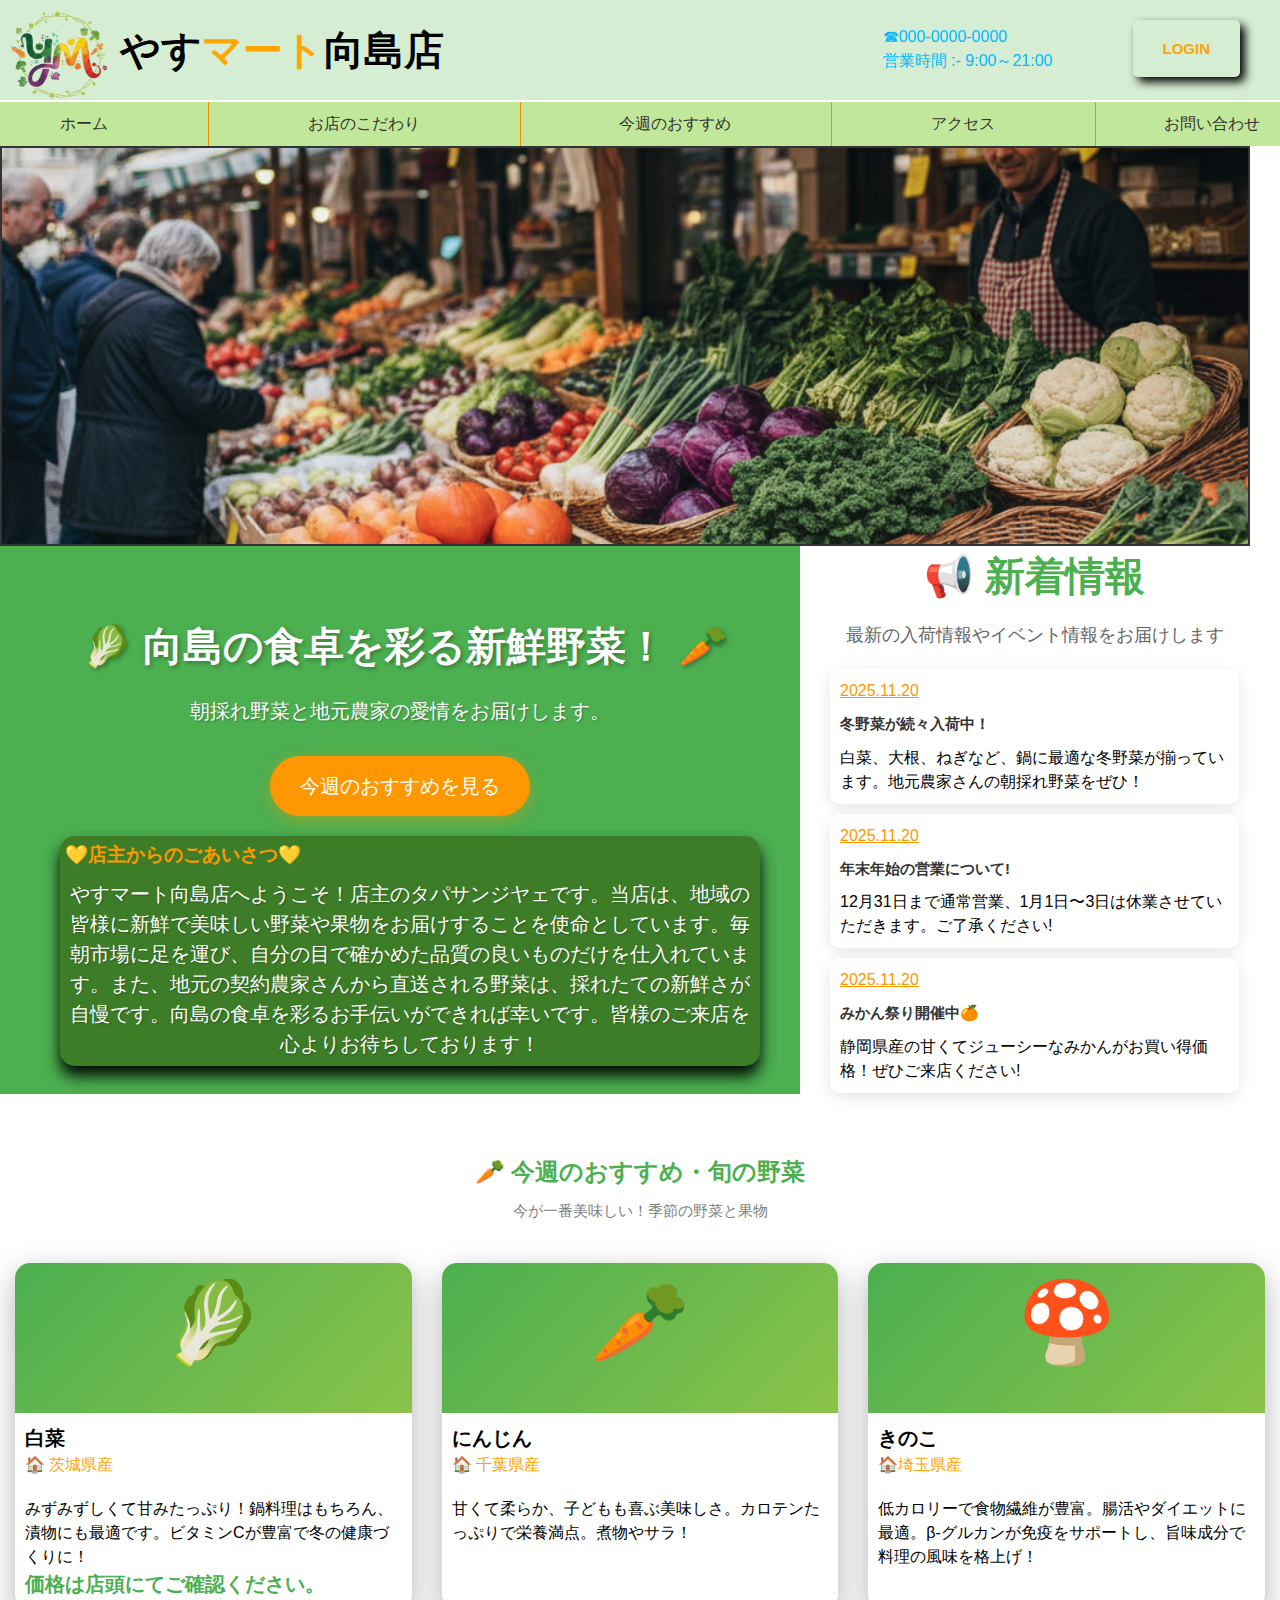
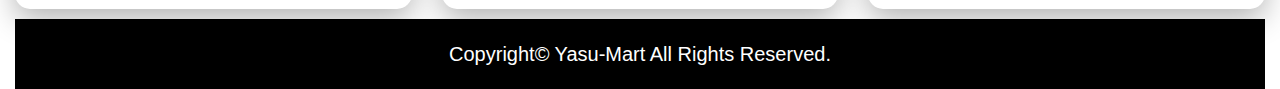
<file: index.html>
<!DOCTYPE html>
<html lang="ja">
<head>
    <meta charset="UTF-8">
    <link rel="stylesheet" href="style.css">
    <meta name="viewport" content="width=device-width, initial-scale=1.0">
    <title>やすマート向島店</title>
</head>

<body>
        <!-- ヘッダー -->
         <header>
                <div class="header-main">
                    <img src="logo/logo1.png" alt="LOGO" class="logo">
                    <h1>やす<span>マート</span>向島店</h1>
                </div>
                <div class="contact-login-group">
                    <p>
                        ☎000-0000-0000<br>
                        営業時間 :- 9:00～21:00 <br>
                    </p>
                    <button>LOGIN</button>
                </div>
                <nav class="main-nav">
                    <ul>
                        <li class="home1"><a href="index.html">ホーム</a></li>
                        <li class="specialized1"><a href="specialized.html">お店のこだわり</a></li>
                        <li class="Recommendation1"><a href="#weekly-recommendation">今週のおすすめ</a></li>
                        <li class="access1"><a href="access.html">アクセス</a></li>
                        <li><a href="contact.html">お問い合わせ</a></li>
                    </ul>
                </nav>
                
         </header>
         <!-- 携帯電話のためのヘッダ-->
<header>
    <div class="header-container">
        <img src="logo/logo1.png" alt="LOGO" class="logo">
        
        <h1>やす<span>マート</span>向島店</h1>
        
        <nav class="main-nav">
            <input type="checkbox" id="menu-btn-check">
            <label for="menu-btn-check" class="menu-btn"><span></span></label>
            <ul>
                <li><a href="index.html">ホーム</a></li>
                <li><a href="specialized.html">お店のこだわり</a></li>
                <li><a href="#weekly-recommendation">今週のおすすめ</a></li>
                <li><a href="access.html">アクセス</a></li>
                <li><a href="contact.html">お問い合わせ</a></li>
                <li class="mobile-contact">
                    <p>☎ 000-0000-0000</p>
                    <p>営業時間 :- 9:00～21:00</p>
                </li>
            </ul>
        </nav>
    </div>
</header>





         <section>
            <div class="slider-container">
                <div class="slider">
                    <img src="image/image1.png" alt="写真1">
                    <img src="image/image2.png" alt="写真2">
                    <img src="image/image3.png" alt="写真3">
                    <img src="image/image4.png" alt="写真4">
                </div>
            </div>
         </section>
   
    <!-- ヒーローセクション -->
    <aside> 
        <article class="hero">
             <h1>🥬 向島の食卓を彩る新鮮野菜！ 🥕</h1>
             <p>朝採れ野菜と地元農家の愛情をお届けします。</p>
             <a href="#weekly-recommendation" class="cta-button">今週のおすすめを見る</a>

             <div class="greeting-box">
                <h3 class="greeting-title">💛店主からのごあいさつ💛</h3>
                <p class="greeting-statement">やすマート向島店へようこそ！店主のタパサンジヤェです。当店は、地域の皆様に新鮮で美味しい野菜や果物をお届けすることを使命としています。毎朝市場に足を運び、自分の目で確かめた品質の良いものだけを仕入れています。また、地元の契約農家さんから直送される野菜は、採れたての新鮮さが自慢です。向島の食卓を彩るお手伝いができれば幸いです。皆様のご来店を心よりお待ちしております！</p>  
            </div>
        </article>
        <!-- news -->
        <section class="news">
            <h2>📢 新着情報</h2>
            <p class="section-subtitle">最新の入荷情報やイベント情報をお届けします</p>
                <div class="news-grid">
                    <div class="news-card">
                        <div class="news-date">2025.11.20</div>
                        <div class="news-title">冬野菜が続々入荷中！</div>
                        <p>白菜、大根、ねぎなど、鍋に最適な冬野菜が揃っています。地元農家さんの朝採れ野菜をぜひ！</p>
                    </div>
                    <div class="news-card">
                        <div class="news-date">2025.11.20</div>
                        <div class="news-title">年末年始の営業について!</div>
                        <p>12月31日まで通常営業、1月1日〜3日は休業させていただきます。ご了承ください!</p>
                    </div>
                    <div class="news-card">
                        <div class="news-date">2025.11.20</div>
                        <div class="news-title">みかん祭り開催中🍊</div>
                        <p>静岡県産の甘くてジューシーなみかんがお買い得価格！ぜひご来店ください!</p>
                    </div>
                </div>
        </section>
    </aside>
    <div class="container" id="weekly-recommendation">
            <h2>🥕 今週のおすすめ・旬の野菜</h2>
            <p class="subtitle">今が一番美味しい！季節の野菜と果物</p>
            <div class="product-grid"> 
                <div class="product-card">
                    <div class="product-image">🥬</div>
                    <div class="product-info">
                        <div class="product-name">白菜</div>
                        <div class="product-origin">🏠 茨城県産</div>
                        <p class="product-description">みずみずしくて甘みたっぷり！鍋料理はもちろん、漬物にも最適です。ビタミンCが豊富で冬の健康づくりに！</p>
                        <div class="product-price">価格は店頭にてご確認ください。</div>
                    </div>
            </div>


               <div class="product-card">
                    <div class="product-image">🥕</div>
                    <div class="product-info">
                        <div class="product-name">にんじん</div>
                        <div class="product-origin">🏠 千葉県産</div>
                        <p class="product-description">甘くて柔らか、子どもも喜ぶ美味しさ。カロテンたっぷりで栄養満点。煮物やサラ！</p>

                    </div>
                </div>


                <div class="product-card">
                    <div class="product-image">🍄</div>
                    <div class="product-info">
                        <div class="product-name">きのこ</div>
                        <div class="product-origin">🏠埼玉県産</div>
                        <p class="product-description">低カロリーで食物繊維が豊富。腸活やダイエットに最適。β-グルカンが免疫をサポートし、旨味成分で料理の風味を格上げ！</p>
                    </div>
                </div>
    </div>
    <footer>
        <p>Copyright© Yasu-Mart All Rights Reserved.</p>
    </footer>
</body>
</html>
</file>
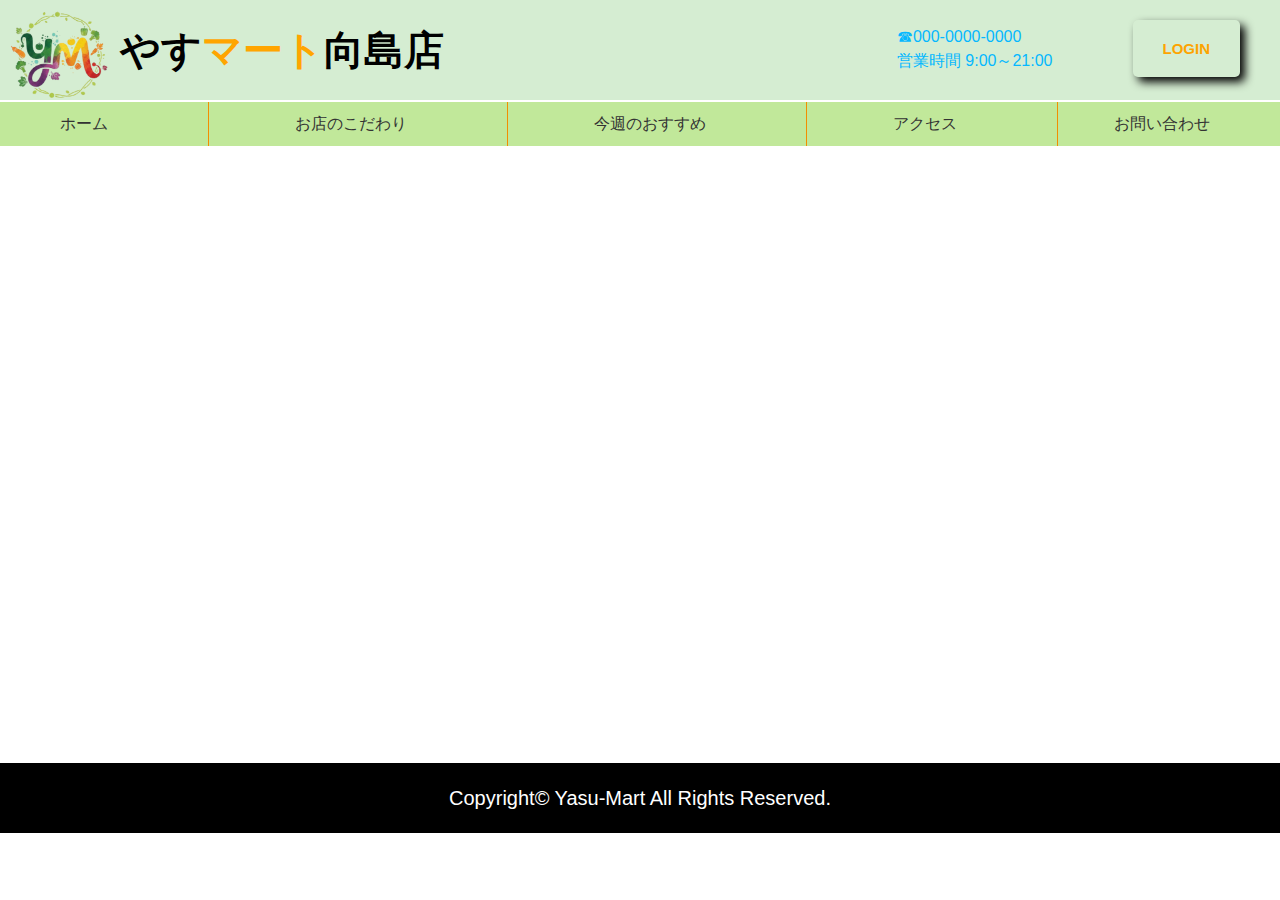
<file: access.html>
<!DOCTYPE html>
<html lang="ja">
<head>
    <meta charset="UTF-8">
    <link rel="stylesheet" href="style.css">
    <meta name="viewport" content="width=device-width, initial-scale=1.0">
    <title>やすマート向島店</title>
</head>

<body>
        <!-- ヘッダー -->
         <header>
                <div class="header-main">
                    <img src="logo/logo1.png" alt="LOGO" class="logo">
                    <h1>やす<span>マート</span>向島店</h1>
                </div>
                <div class="contact-login-group">
                    <p>
                        ☎000-0000-0000<br>
                        営業時間 9:00～21:00 <br>
                    </p>
                    <button>LOGIN</button>
                </div>
                <nav class="main-nav">
                    <ul>
                        <li class="home1"><a href="index.html">ホーム</a></li>
                        <li class="specialized1"><a href="specialized.html">お店のこだわり</a></li>
                        <li class="Recommendation1" id><a href="index.html#weekly-recommendation">今週のおすすめ</a></li>
                        <li class="access1"><a href="access.html">アクセス</a></li>
                        <li class="contact-form1"><a href="contact.html">お問い合わせ</a></li>
                    </ul>
                </nav>
         </header>


         
         <!-- 携帯電話のためのヘッダ-->
<header>
    <div class="header-container">
        <img src="logo/logo1.png" alt="LOGO" class="logo">
        
        <h1>やす<span>マート</span>向島店</h1>
        
        <nav class="main-nav">
            <input type="checkbox" id="menu-btn-check">
            <label for="menu-btn-check" class="menu-btn"><span></span></label>
            <ul>
                <li><a href="index.html">ホーム</a></li>
                <li><a href="specialized.html">お店のこだわり</a></li>
                <li><a href="#weekly-recommendation">今週のおすすめ</a></li>
                <li><a href="access.html">アクセス</a></li>
                <li><a href="contact.html">お問い合わせ</a></li>
                <li class="mobile-contact">
                    <p>☎ 000-0000-0000</p>
                    <p>営業時間 9:00～21:00</p>
                </li>
            </ul>
        </nav>
    </div>
</header>



         <section>
            <iframe 
                src="https://www.google.com/maps/embed?pb=!1m18!1m12!1m3!1d3239.3392963033434!2d139.8107704746213!3d35.71787317257541!2m3!1f0!2f0!3f0!3m2!1i1024!2i768!4f13.1!3m3!1m2!1s0x60188fbdf8a374ab%3A0xfec8cd3781513a0e!2z44KE44GZ44Oe44O844OIKFlhc3VNYXJ0KSDlkJHls7blupc!5e0!3m2!1sen!2sjp!4v1765890922855!5m2!1sen!2sjp" 
                width="100%" 
                height="600"
                style="border:0;" 
                allowfullscreen="" 
                loading="lazy"
                referrerpolicy="no-referrer-when-downgrade">
            </iframe>
         </section>    
    <footer>
        <p>Copyright© Yasu-Mart All Rights Reserved.</p>
    </footer>
</body>
</html>
</file>
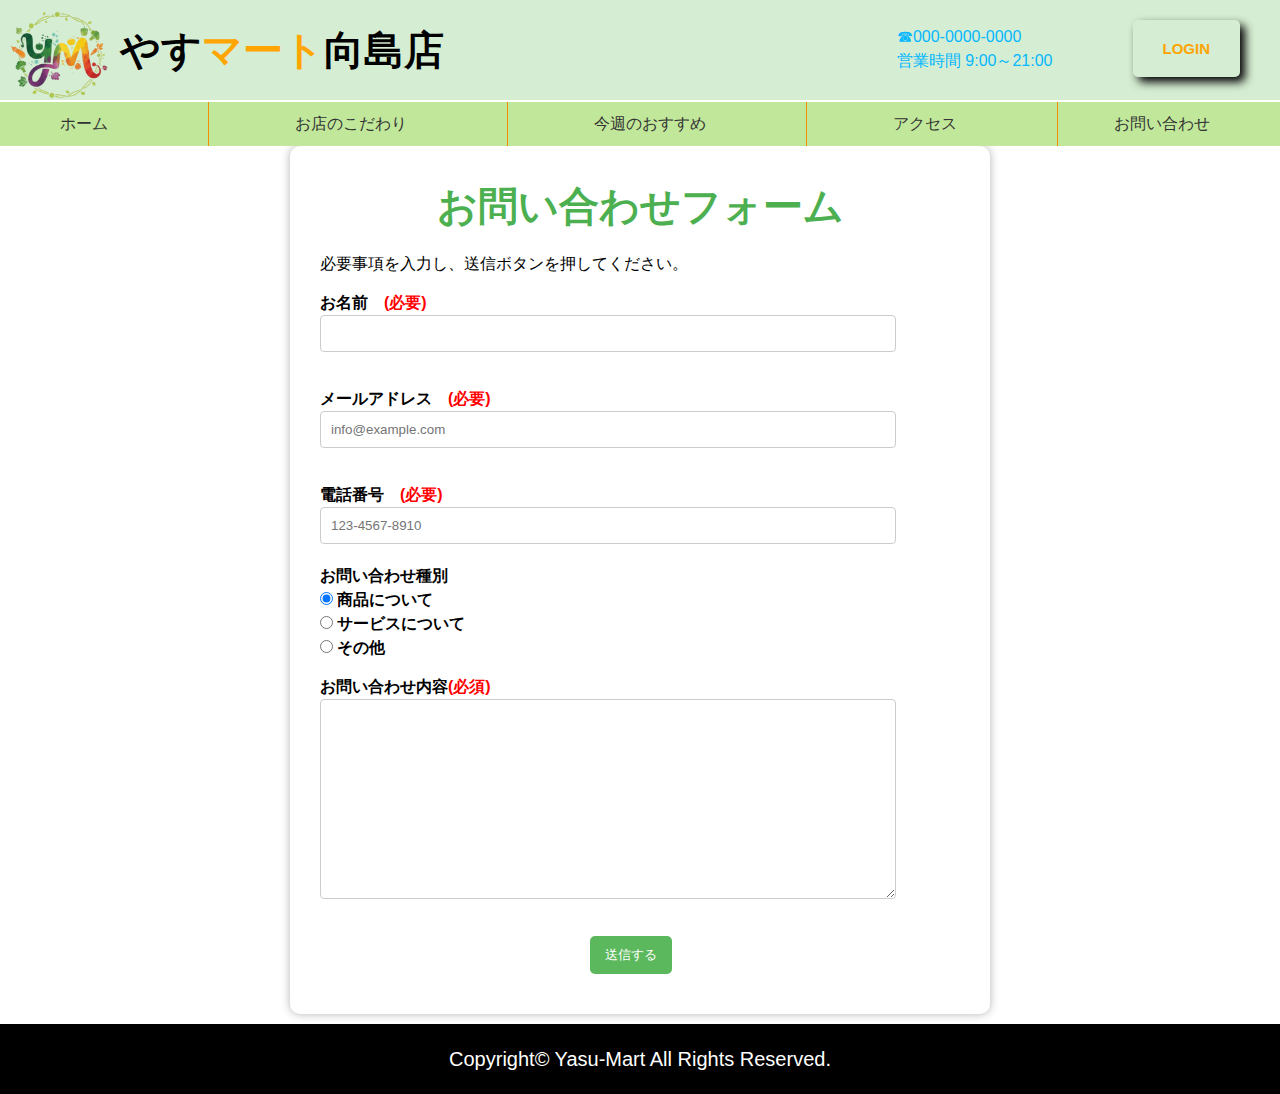
<file: contact.html>
<!DOCTYPE html>
<html lang="ja">
<head>
    <meta charset="UTF-8">
    <link rel="stylesheet" href="style.css">
    <meta name="viewport" content="width=device-width, initial-scale=1.0">
    <title>やすマート向島店</title>
</head>

<body>
        <!-- ヘッダー -->
         <header>
                <div class="header-main">
                    <img src="logo/logo1.png" alt="LOGO" class="logo">
                    <h1>やす<span>マート</span>向島店</h1>
                </div>
                <div class="contact-login-group">
                    <p>
                        ☎000-0000-0000<br>
                        営業時間 9:00～21:00 <br>
                    </p>
                    <button>LOGIN</button>
                </div>
                <nav class="main-nav">
                    <ul>
                        <li class="home1"><a href="index.html">ホーム</a></li>
                        <li class="specialized1"><a href="specialized.html">お店のこだわり</a></li>
                        <li class="Recommendation1" id><a href="index.html#weekly-recommendation">今週のおすすめ</a></li>
                        <li class="access1"><a href="access.html">アクセス</a></li>
                        <li class="contact-form1"><a href="contact.html">お問い合わせ</a></li>
                    </ul>
                </nav>
         </header>

         
         <!-- 携帯電話のためのヘッダ-->
<header>
    <div class="header-container">
        <img src="logo/logo1.png" alt="LOGO" class="logo">
        
        <h1>やす<span>マート</span>向島店</h1>
        
        <nav class="main-nav">
            <input type="checkbox" id="menu-btn-check">
            <label for="menu-btn-check" class="menu-btn"><span></span></label>
            <ul>
                <li><a href="index.html">ホーム</a></li>
                <li><a href="specialized.html">お店のこだわり</a></li>
                <li><a href="#weekly-recommendation">今週のおすすめ</a></li>
                <li><a href="access.html">アクセス</a></li>
                <li><a href="contact.html">お問い合わせ</a></li>
                <li class="mobile-contact">
                    <p>☎ 000-0000-0000</p>
                    <p>営業時間 9:00～21:00</p>
                </li>
            </ul>
        </nav>
    </div>
</header>







         <section class="contact-form">
            <h2>お問い合わせフォーム</h2>
            <p>必要事項を入力し、送信ボタンを押してください。</p>

            <form action="submit-contact" method="post">
                <div class="form-group">
                    <label for="name">お名前　<span style="color: red;">(必要)</span></label><br>
                    <input type="text" id="name"  name="name" required>
                </div>

                <div class="form-group">
                    <label for="name">メールアドレス　<span style="color: red;">(必要)</span></label><br>
                    <input type="mail" id="mail"  name="mail" required placeholder="info@example.com">
                </div>

                <div class="form-group">
                    <label for="name">電話番号　<span style="color: red;">(必要)</span></label><br>
                    <input type="text" id="contact-number"  name="contact-number" required placeholder="123-4567-8910">
                </div>
                <div>
                    <label for="text">お問い合わせ種別</label>
                    <div >
                        <input type="radio" id="type_product" name="ontact_typ" value="product" checked>
                        <label for="type_product">商品について</label>
                    </div>
                    <div>
                        <input type="radio" id="type_service" name="ontact_typ" value="service" >
                        <label for="type_service">サービスについて</label>
                    </div>

                    <div>
                        <input type="radio" id="type_other" name="ontact_typ" value="other" >
                        <label for="other">その他</label>
                    </div>
                    <div  class="form-group">
                        <label for="message" >お問い合わせ内容<span style="color: red;">(必須)</span></label>
                        <textarea name="message" id="message" required></textarea>
                    </div>

                    <button type="submit" class="submit-button">送信する</button>
                </div>
            </form>
         </section>    
    <footer>
        <p>Copyright© Yasu-Mart All Rights Reserved.</p>
    </footer>
</body>
</html>
</file>
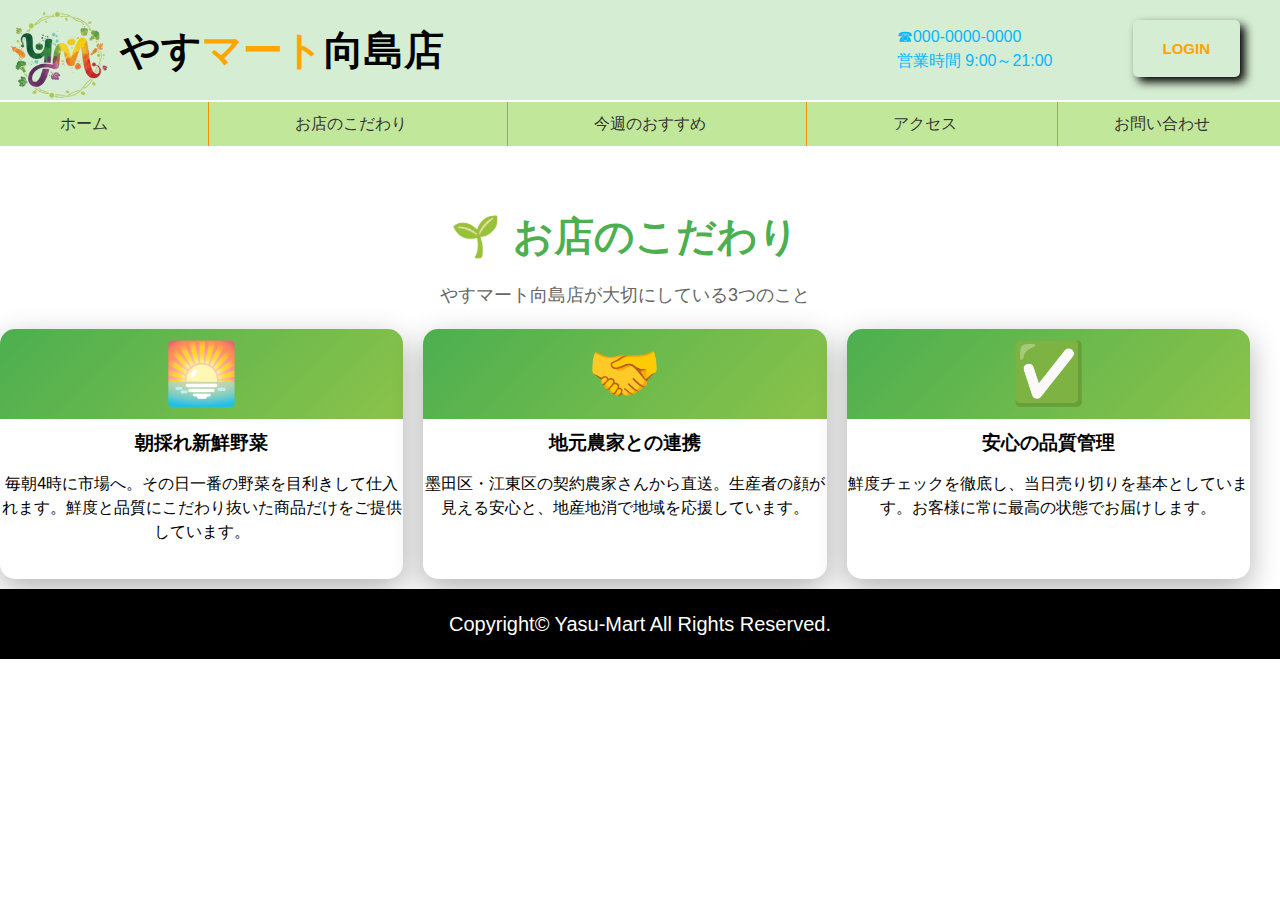
<file: specialized.html>
<!DOCTYPE html>
<html lang="ja">
<head>
    <meta charset="UTF-8">
    <link rel="stylesheet" href="style.css">
    <meta name="viewport" content="width=device-width, initial-scale=1.0">
    <title>やすマート向島店</title>
</head>

<body>
        <!-- ヘッダー -->
         <header>
                <div class="header-main">
                    <img src="logo/logo1.png" alt="LOGO" class="logo">
                    <h1>やす<span>マート</span>向島店</h1>
                </div>
                <div class="contact-login-group">
                    <p>
                        ☎000-0000-0000<br>
                        営業時間 9:00～21:00 <br>
                    </p>
                    <button>LOGIN</button>
                </div>
                <nav class="main-nav">
                    <ul>
                        <li class="home1"><a href="index.html">ホーム</a></li>
                        <li class="specialized1"><a href="specialized.html">お店のこだわり</a></li>
                        <li class="Recommendation1" id><a href="index.html#weekly-recommendation">今週のおすすめ</a></li>
                        <li class="access1"><a href="access.html">アクセス</a></li>
                        <li class="contact-form1"><a href="contact.html">お問い合わせ</a></li>
                    </ul>
                </nav>
         </header>

         
         <!-- 携帯電話のためのヘッダ-->
<header>
    <div class="header-container">
        <img src="logo/logo1.png" alt="LOGO" class="logo">
        
        <h1>やす<span>マート</span>向島店</h1>
        
        <nav class="main-nav">
            <input type="checkbox" id="menu-btn-check">
            <label for="menu-btn-check" class="menu-btn"><span></span></label>
            <ul>
                <li><a href="index.html">ホーム</a></li>
                <li><a href="specialized.html">お店のこだわり</a></li>
                <li><a href="#weekly-recommendation">今週のおすすめ</a></li>
                <li><a href="access.html">アクセス</a></li>
                <li><a href="contact.html">お問い合わせ</a></li>
                <li class="mobile-contact">
                    <p>☎ 000-0000-0000</p>
                    <p>営業時間 9:00～21:00</p>
                </li>
            </ul>
        </nav>
    </div>
</header>




         <section>
            <div class="container">
                <h2>🌱 お店のこだわり</h2>
                <p class="section-subtitle">やすマート向島店が大切にしている3つのこと</p>
                    <div class="commitment-box">
                        <div class="commitment-card">
                            <div class="commitment-icon">🌅</div>
                            <h3>朝採れ新鮮野菜</h3>
                            <p>毎朝4時に市場へ。その日一番の野菜を目利きして仕入れます。鮮度と品質にこだわり抜いた商品だけをご提供しています。</p>
                        </div>
                        <div class="commitment-card">
                            <div class="commitment-icon">🤝</div>
                            <h3>地元農家との連携</h3>
                            <p>墨田区・江東区の契約農家さんから直送。生産者の顔が見える安心と、地産地消で地域を応援しています。</p>
                        </div>
                        <div class="commitment-card">
                            <div class="commitment-icon">✅</div>
                            <h3>安心の品質管理</h3>
                            <p>鮮度チェックを徹底し、当日売り切りを基本としています。お客様に常に最高の状態でお届けします。</p>
                        </div>
                    </div>
            </div>




         </section>    
    <footer>
        <p>Copyright© Yasu-Mart All Rights Reserved.</p>
    </footer>
</body>
</html>
</file>
<file: style.css>
*{
    padding: 0;
    margin: 0;
    box-sizing: border-box; 
}


body{
    line-height: 1.5;
    font-family: sans-serif;
}

.logo{
    height: 90px;
    width: 100px;  
}
span{
    color: orange;
    font-weight:bold ;
}
.header-main{
    display: flex;
    padding: 10px 10px;
    background-color: rgb(213, 237, 210);
    height: 100px;
    margin-bottom: 2px;
}

h1{
    font-size: 40px;
    padding-left: 10PX;
    margin-top: 10px;
    
}
.main-nav ul{
    display: flex;
    justify-content: space-between;
    list-style: none;
    background-color: rgb(193, 232, 154);
    position: sticky;
    top: 0;
    padding: 0 20px;
}    /* チェックボックスは常に隠す */

#menu-btn-check{
    display: none;
}
    /* PCでは三本線ボタンは表示しない */
.menu-btn{
    display: none;
}

    /* PCでは携帯用のヘッダ表示しない */
.header-container{
    display: none;
}

.contact-login-group{
    position: absolute;
    top: 20px;
    right: 40px;
    align-items: center;
    display: flex;
}

.contact-login-group p{
    font-weight: 500;
    color: rgb(5, 184, 255);
    padding-right: 80px;

}

.contact-login-group button{
    padding: 20px 30px;
    background-color: rgb(213, 237, 210);
    color: rgb(253, 164, 0);
    border: none;
    cursor: pointer;
    border-radius: 5px; 
    box-shadow:5px 5px 10px black;
    font-size: 15px;
    font-weight: bold;
}
.contact-login-group button:hover{
    color: green;
    font-size: 15px;
    background-color: #d5a39e;
    font-weight: bold;
}
.main-nav  ul li{
    padding: 10px;
    padding-right: 100px;
    border-right: 1.5px solid rgb(243, 142, 0);
    
}
/*last ko riight side ko line hataune*/
.main-nav ul li:last-child{
    border-right: none;
    padding-right: 0;
}
.main-nav a{
    color: #333;
    font-weight: 500;
    text-decoration: none;
    padding: 5PX 0;
    position: relative;
    transition: color 0.3s ease-in-out;
    
}
.main-nav a:hover{
    color: orangered;
}
.main-nav a::after{
    content: "";
    position: absolute;
    bottom: 0; 
    height: 5px; 
    background-color: #ffa200; 
    left: 50%; 
    width: 0;  
    transform: translateX(-50%); 
    transition: width 0.3s ease-in-out;
}
.main-nav a:hover::after {
  width: 100%;
}
/* ナビメニューのを真ん中になるように移動 */

.contact-form1{
    margin-right:50px; 
}
.home1{
    margin-left: 30px;
}
.specialized1{
    margin-left: 30px;
}

.Recommendation1{
    margin-left: 30px;
}
.access1{
    margin-left: 30px;
}

/*slider*/

.slider-container {
    width: 1250px;
    height: 400px; 
    margin: auto;
    overflow: hidden; 
    border: 2px solid #333; /
}


.slider {
   
    width: 5000px; 
    height: 100%;
    display: flex; 
    animation: slide 30s infinite; 
}

.slider img {
    width: 1250px; 
    height: 100%;
    object-fit: cover; 
}

@keyframes slide {
  0%   { transform: translateX(0); }
  20%  { transform: translateX(0); }

  25%  { transform: translateX(-1250px); }
  45%  { transform: translateX(-1250px); }

  50%  { transform: translateX(-2500px); }
  70%  { transform: translateX(-2500px); }

  75%  { transform: translateX(-3750px); }
  95%  { transform: translateX(-3750px); }
/* ekkaixin ma 1ST slide ma jane garaune ko lagi yo talako 95.01% wala line add gareko  */
  95.01% { transform: translateX(0); }
  100% { transform: translateX(0); }
}

.hero{
    width: 800px;
    height: 548px;
    background-color: rgb(76, 175, 80);
    color: white;
    padding: 60px;
    text-align: center;
}

.hero h1{
  font-size: 40px;
  margin-bottom: 20px;
  text-shadow: 2px 2px 4px rgba(0,0,0,0.3);
}
.hero p{
    font-size: 20px;
    margin-bottom: 30px;
    text-shadow: 1px 1px 2px rgba(0,0,0,0.3);
}


.cta-button {
    background: #FF9800;
    color: white;
    padding: 15px 30px;
    border: none;
    border-radius: 50px;
    font-size: 20px;
    cursor: pointer;
    text-decoration: none;
    display: inline-block;
    transition: all 0.3s;
    box-shadow: 0 4px 15px rgba(255, 152, 0, 0.4);
        }

    .cta-button:hover {
    background: #F57C00;
    transform: translateY(-2px);
    box-shadow: 0 6px 20px rgba(255, 152, 0, 0.6);
        }

    .greeting-box{
        padding: 5px;
        margin-top: 20px;
        width: 700px;
        height: 230px;
        background: rgb(61, 125, 40);
        border-radius: 15px;
        box-shadow:0px 10px 15px rgb(0, 9, 1);
        justify-content: center;
        }
    

    .greeting-title{
        color: #ff9900;
        padding-bottom: 10px;
        text-align: start;
        font-weight: 900;
        }

    .greeting-statement{
        text-decoration: none;
        color: rgb(255, 255, 255);
        text-align: center;
        font-family: 'Times New Roman', Times, serif;

        
        
        }
/*news*/
 aside{
    display: flex;
    gap: 30px;
 }

 section{
    width: 409px;
 }

section h2 {
    font-size: 40px;
    color: #4CAF50;
    text-align: center;
    margin-bottom: 1rem;
 }
 .section-subtitle{
    text-align: center;
    color: #666;
    margin-bottom: 20px;
    font-size: 18px;
    }
.news-grid {
    display: grid;
    grid-template-columns: repeat(auto-fit, minmax(200px, 1fr));
    gap: 10px;
    }

.news-card {
    background: #fff;
    border-radius: 10px;
    padding: 10px;
    box-shadow: 0 4px 15px rgba(0,0,0,0.1);
    transition: transform 0.3s;
    }
.news-card:hover {
    transform: translateY(-10px);
    cursor: pointer;
    background-color: #bed8b2;

    }
.news-date {
    color: #FF9800;
    margin-bottom: 10px;
    text-decoration: underline;
    font-weight: 500;
}

.news-title {
    font-size: 15px;
    font-weight: 900;
    margin-bottom: 10px;
    color: #333;
}

.container{
    width: 1250px;
    margin: 0 auto;
}
/* 今週におっすめ */

.container h2{
    text-align: center;
    color: #4CAF50;
    margin-top: 60px;

}
.subtitle{
    text-align: center;
    color: gray;
    margin-top: 10px;
    margin-bottom: 40px;
    font-size: 15px;
}
.product-grid{
    display: grid;
    gap: 30px;
    grid-template-columns: repeat(auto-fit, minmax(280px, 1fr))

}
.product-card{
    background: white;
    border-radius: 15px;
    overflow: hidden;
    box-shadow: 0 10px 30px rgba(0,0,0,0.3);
    transition: transform 0.3s;
}
.product-card:hover {
    transform: translateY(-5px);
}
.product-image{
    width: 100%;
    height: 150px;
    background: linear-gradient(135deg, #4CAF50, #8BC34A);
    font-size: 80px;
    text-align: center;
}
.product-info{
padding: 10px;
}
.product-name{
    color: black;
    font-size: 20px;
    font-weight: bold;
}
.product-origin{
    color: orange;
}
.product-description{
    padding-top: 20px;
}
.product-price{
    color:#4CAF50;
    font-size: 20px;
    font-weight: bold;
}
footer{
    background-color: black;
    color: white;
    border: 1px silod red;
    text-align: center;
    padding: 20px;
    font-size: 20px;
    margin-top: 10px;
}
/* お店のこだわり */
.commitment-box{
    display: grid;
    grid-template-columns: repeat(auto-fit, minmax(300px, 1fr));
    gap: 20px;
}
.commitment-card{
    background: white;
    border-radius: 15px;
    overflow: hidden;
    box-shadow: 0 10px 30px rgba(0,0,0,0.3);
    text-align: center;
    height: 250px;
}
.commitment-icon{
    font-size: 60px;
    background: linear-gradient(135deg, #4CAF50, #8BC34A);
}
.commitment-card h3{
    margin-top: 10px;
    margin-bottom: 15px;
}
/* お問い合わせ */
.contact-form{
    width: 700px;
    padding: 30px;
    box-shadow: 0 0 10px rgba(0, 0, 0, 0.3);
    margin: auto;
    border-radius: 10px;
}
.form-group{
    /* margin-bottom: 15px; */
    margin-top: 15px;
}

label{
    font-weight: bold;
}
input[type="text"],
input[type="mail"],
textarea{
    width: 90%;
    padding: 10px;
    margin-bottom: 20px;
    border: 1px solid #ccc;
    border-radius: 4px;
}

textarea{
    resize: vertical;
    height: 200px;
}

.submit-button{
    background-color: #5cb85c;
    border-radius: 5px;
    color: white;
    padding: 10px 15px;
    border: none;
    cursor: pointer;
    margin: 10px 270px;

}
.submit-button:hover{
   background-color:orange;
}


/* 携帯電話の時 */

/* ======================================================
   スマホ用（画面幅が768px以下のとき）の設定
   ====================================================== */
@media screen and (max-width: 768px) {
    
    /* 全体の横幅制限を解除 */
    .container, .slider-container, .hero, .contact-form {
        width: 100% !important;
        max-width: 100%;
        margin: 0 auto;
}
.contact-login-group{
    display: none !important;
}

.contact-login-group button{
    display: none;
}
/* <!-- 携帯電話で見る時に電話番号とははメニューで表示させたい --> */
.mobile-contact{
    display: none;
}

/* <!-- 携帯電話で見る時にデスクトップの【header-main】ヘッダを見せたくないです  
HTML内で携帯用にヘッダ【header-container】作っているので、、、、
--> */
.header-main{
    display: none;
}

  .header-container {
        display: flex;
        align-items: center; /* 上下中央揃え */
        justify-content: space-between; /* 両端と中央に配置 */
        padding: 5px 10px;
        background-color: rgb(213, 237, 210);
        height: 60px; /* 高さをコンパクトに */
        position: relative;
    }

    /* ロゴのサイズ調整 */
    .logo {
        height: 40px;
        width: auto;
        
    }

    /* タイトルのサイズと位置 */
    h1 {
        font-size: 18px; /* スマホ用に小さく */
        margin: 0;
        padding: 0;
        flex-grow: 1; /* 中央に寄せるための調整 */
        text-align: left;
    }

.header-container h1{
padding-right: 80px;
}

    /* ハンバーガーボタンの位置調整 */
    .menu-btn {
        position: relative; /* 固定位置から相対位置へ */
        display: flex;
        width: 40px;
        height: 40px;
        background-color: transparent; /* 背景を透明に */
        z-index: 100;
    }



    #menu-btn-check:checked ~ ul {
        left: 0; /* 全画面で表示 */
    }

    .contact-login-group {
        display: none !important;
    }



/* 電話番号と営業時間はメインメニューの中に入れら後のスタイル */
.mobile-contact {
        display: block; /* スマホのみ表示 */
        padding: 20px 30px;
        margin-top: 20px;
        border-top: 1px dashed #fff; /* 区切り線 */
        color: #333;
        font-weight: bold;
        font-size: 14px;
        line-height: 1.8;
    }
    
    .mobile-contact p {
        margin: 5px 0;
    }


.header-main {
        height: auto;
        justify-content: center;
        padding: 20px 0;
    }
h1 {
    font-size: 25px;
    text-align: center;
    }


.hero h1{
    font-size: 19px;
    font-weight: bold;
    }
.hero p{
    font-size: 15px;
}

    .menu-btn {
        display: flex;
        height: 60px;
        width: 60px;
        justify-content: center;
        align-items: center;
        z-index: 100;
        background-color: rgba(205, 220, 63, 0.162);
        cursor: pointer;
        position: absolute; /* 右上に配置 */
        top: 0;
        right: 0;
    }

.menu-btn span,
    .menu-btn span:before,
    .menu-btn span:after {
        content: '';
        display: block;
        height: 3px;
        width: 25px;
        border-radius: 3px;
        background-color: #333;
        position: absolute;
        transition: all 0.5s;
    }
    .menu-btn span:before { bottom: 8px; }
    .menu-btn span:after { top: 8px; }

    /* ボタンを押した時のアニメーション（三本線が×になる） */
    #menu-btn-check:checked ~ .menu-btn span {
        background-color: rgba(255, 255, 255, 0); /* 真ん中の線を消す */
    }
    #menu-btn-check:checked ~ .menu-btn span::before {
        bottom: 0;
        transform: rotate(45deg);
    }
    #menu-btn-check:checked ~ .menu-btn span::after {
        top: 0;
        transform: rotate(-45deg);
    }

    /* --- メニューリストの開閉設定 --- */
    .main-nav ul {
        display: block; /* 縦並びに変更 */
        position: fixed;
        top: 0;
        left: 100%; /* 最初は画面の右外に隠す */
        width: 80%; /* メニューを画面のみぎ側にくっちいて見えるようにする。。100%にするとメニュー真ん中になる */
        height: 100%;
        background-color: rgba(216, 192, 84, 0.95);
        transition: all 0.5s;
        z-index: 90;
        padding-top: 80px; /* ボタンと重ならないように */
    }

    /* チェックボックスが入った時（ボタン押下時）にメニューをスライドイン */
    #menu-btn-check:checked ~ ul {
        left: 20%; /* 画面内にスライド */
    }



    /* ヘッダー：ロゴと情報を縦に並べる */
    .header-main {
        height: auto;
        flex-direction: column;
        align-items: center;
    }

    .contact-login-group {
        position: static; /* PCの絶対配置を解除 */
        flex-direction: column;
        padding: 10px;
        background: #f9f9f9;
        width: 100%;
    }

    .contact-login-group p {
        padding-right: 0;
        text-align: center;
        margin-bottom: 10px;
    }

    /* ナビゲーション：2列、または1列で折り返す */
    .main-nav ul {
        flex-wrap: wrap;
        padding: 0;
    }

    .main-nav ul li {
        padding: 10px 0;
        margin: 0 !important;
        border-right: 1px solid #eee;
        border-bottom: 1px solid #eee;
        text-align: center;
    }


    h2{
        font-size: 20px !important;  
        text-align: center  !important;
    }
    /* スライダー：画面幅に合わせて伸縮させる */
    .slider-container {
        height: 250px; /* スマホでは高さを抑える */
    }
    .slider img {
        width: 100vw; /* 1枚の幅をスマホ画面いっぱいにする */
    }
    
    /* PCの固定移動幅(1250px)を画面幅(100vw)に合わせたアニメに修正 */
    @keyframes slide {
        0%, 20% { transform: translateX(0); }
        25%, 45% { transform: translateX(-100vw); }
        50%, 70% { transform: translateX(-200vw); }
        75%, 95% { transform: translateX(-300vw); }
        100% { transform: translateX(0); }
    }

    /* ヒーローセクションと店主挨拶 */
    aside {
        flex-direction: column; /* 挨拶とニュースを縦に並べる */
    }

    .hero {
        height: auto;
        padding: 30px 15px;
    }

    .greeting-box {
        width: 90%;
        height: auto;
        margin: 20px auto;
    }

    /* 商品・ニュース一覧：1列にする */
    .product-grid, .news-grid {
        grid-template-columns: 1fr;
        padding: 0 15px;
    }

    /* お問い合わせ：ボタンを中央に */
    .submit-button {
        margin: 20px auto;
        width: 80%;
        display: block;
    }
    .mobile-contact{
    color: #0a0a23;
    font-style: italic;
    font-size: 15px;
    padding: 20px !important;
}


}
</file>
